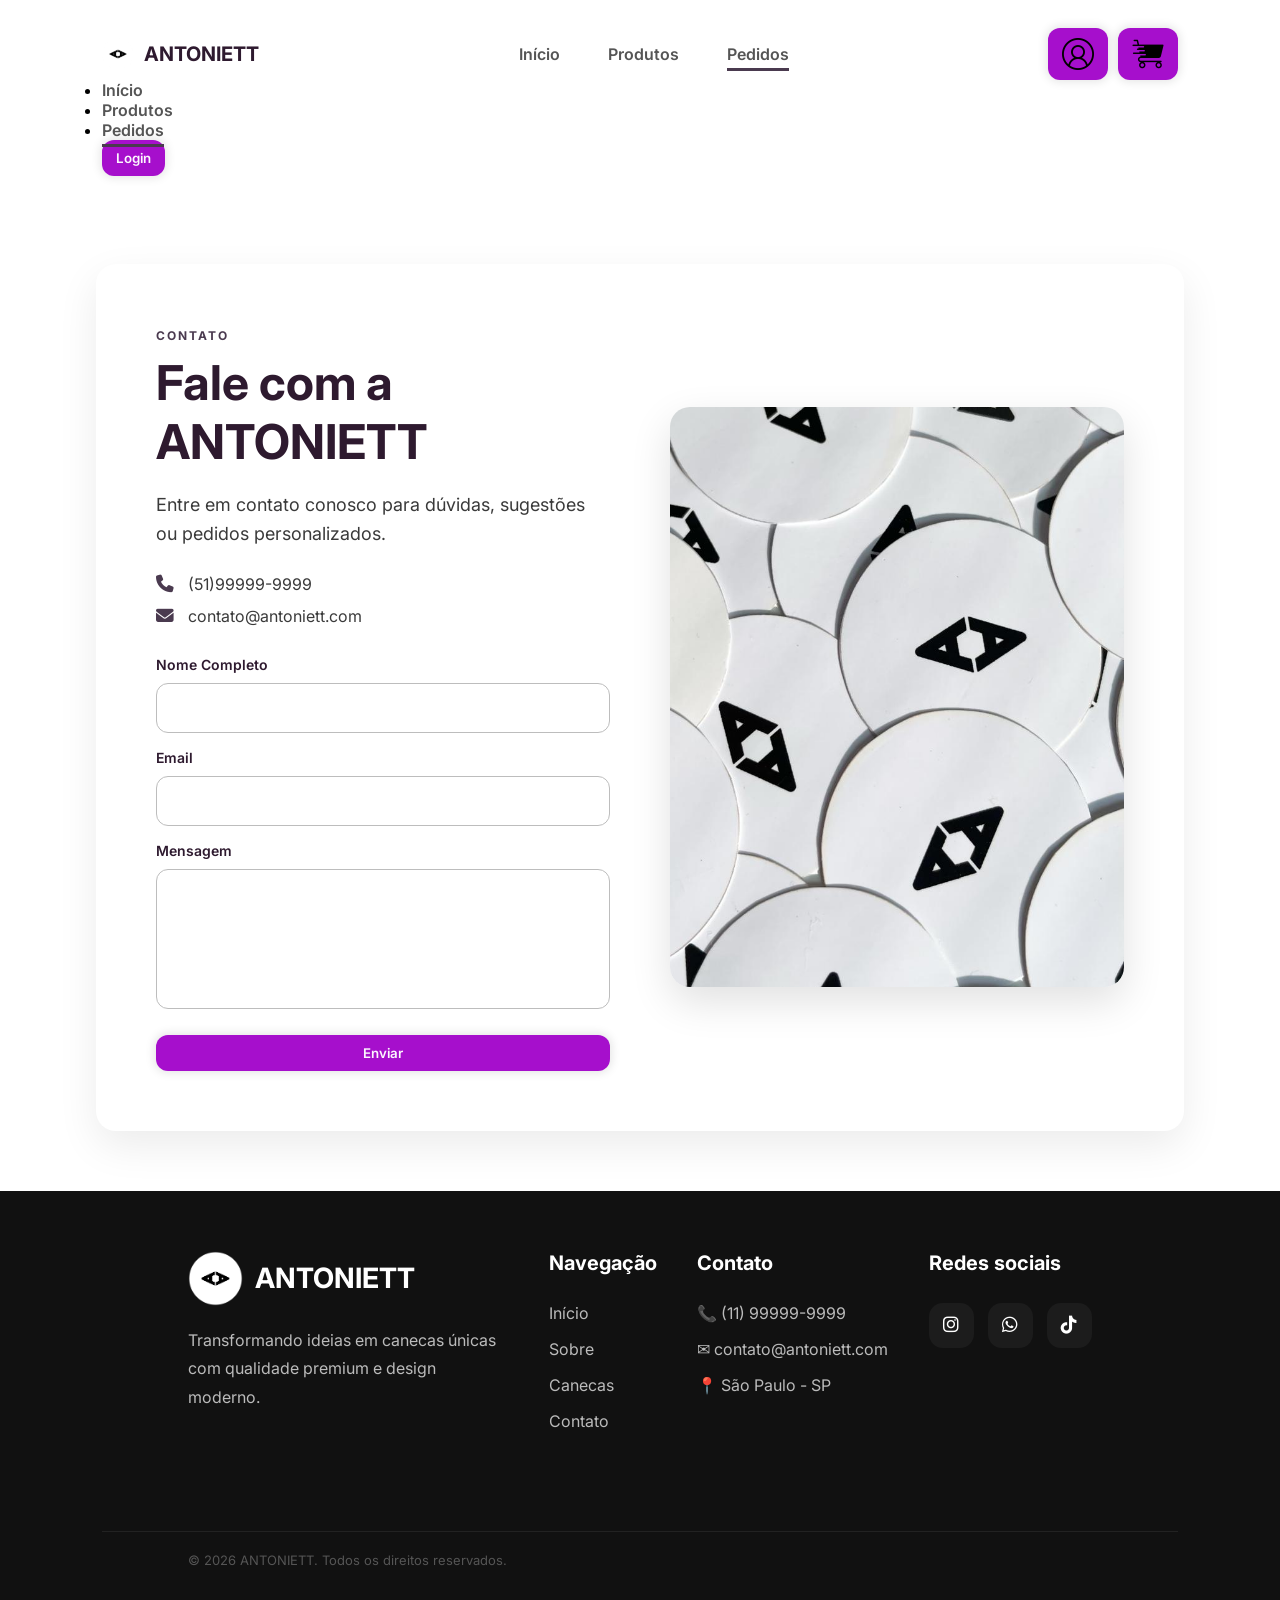
<file: pedidos.html>
<!doctype html>
<html lang="pt-br">
    <head>
        <meta charset="UTF-8" />
        <meta name="viewport" content="width=device-width, initial-scale=1.0" />
        <link rel="stylesheet" href="https://cdnjs.cloudflare.com/ajax/libs/font-awesome/6.5.1/css/all.min.css">
        <link rel="stylesheet" href="style/produtos.css">
        <link rel="stylesheet" href="style/pedidos.css">
        <link rel="stylesheet" href="style/header.css">
        <link rel="stylesheet" href="style/home.css">
        <link rel="stylesheet" href="style/style.css">

        <title>ANTONIETT</title>
    </head>
    <body>
        <header class="header_canecas">
            <nav id="navbar">
                <div class="logo-container">
                    <img class="logo_navbar" src="./src/img/logoantoniett_n-Photoroom.png" alt="" />
                    <span class="nome-marca">ANTONIETT</span>
                </div>

                <ul id="nav_list">
                    <li class="nav_item">
                        <a href="./index.html">Início</a>
                    </li>
                    <li class="nav_item">
                        <a href="./produtos.html">Produtos</a>
                    </li>
                    <li class="nav_item active">
                        <a href="./pedidos.html">Pedidos</a>
                    </li>
                </ul>

                <!-- Login e compras -->
                <div class="login">
                <button class="btn-default">
                    <img class="logo_navbar" src="./src/img/do-utilizador.png" alt="icon de login">
                </button>

                <button class="btn-default">
                    <img class="logo_navbar" src="./src/img/carrinho-de-compras.png" alt="imagem de um carrinho de compras">
                </button>

                <!-- Botão Menu Hamburguer -->
                <button id="mobile_btn" aria-label="Abrir menu" aria-controls="mobile_menu" aria-expanded="false">
                    <i class="fa-solid fa-bars"></i>
                </button>
                </div>
            </nav>

            <!-- Versão Hamburguer Mobile -->
            <div id="mobile_menu">
                <ul id="mobile_nav_list">
                    <li class="nav_item">
                        <a href="./index.html">Início</a>
                    </li>
                    <li class="nav_item">
                        <a href="./produtos.html">Produtos</a>
                    </li>
                    <li class="nav_item active">
                        <a href="./pedidos.html">Pedidos</a>
                    </li>
                </ul>

                <button class="btn-default">
                    Login
                </button>
            </div>
        </header>

    <main id="content">
        <section class="contact-container">
            <div class="contact-text">
                <span class="contact-tag">CONTATO</span>
                <h2>Fale com a ANTONIETT</h2>
                <p class="contact-description">
                    Entre em contato conosco para dúvidas, sugestões ou pedidos personalizados.
                </p>

                <div class="contact-info">
                    <p><i class="fa-solid fa-phone"></i> (51)99999-9999</p>
                    <p><i class="fa-solid fa-envelope"></i> contato@antoniett.com</p>
                </div>

                <form id="contact_form">
                    <label for="name">Nome Completo</label>
                    <input type="text" id="name" name="name" required>

                    <label for="email">Email</label>
                    <input type="email" id="email" name="email" required>

                    <label for="message">Mensagem</label>
                    <textarea id="message" name="message" required></textarea>

                    <button type="submit" class="btn-default">
                        Enviar
                    </button>
                </form>
            </div>

            <div class="contact-image">
                <img src="src/img/imagem_contato.jpg" alt="Imagem contato">
            </div>
        </section>
    </main>

        <!-- ================= FOOTER ================= -->
        <footer class="footer">
            <div class="footer-container">
                <div class="footer-brand">
                    <div class="footer-logo">
                        <img src="./src/img/logoantoniett_n-Photoroom.png" alt="" />

                        <h1>ANTONIETT</h1>
                    </div>

                    <p>Transformando ideias em canecas únicas com qualidade premium e design moderno.</p>
                </div>

                <div class="footer-links">
                    <h3>Navegação</h3>

                    <a href="./index.html">Início</a>
                    <a href="./sobre.html">Sobre</a>
                    <a href="./canecas.html">Canecas</a>
                    <a href="./contato.html">Contato</a>
                </div>

                <div class="footer-contact">
                    <h3>Contato</h3>

                    <p>📞 (11) 99999-9999</p>
                    <p>✉ contato@antoniett.com</p>
                    <p>📍 São Paulo - SP</p>
                </div>
                <div class="footer-social">
                    <h3>Redes sociais</h3>

                    <div class="social-icons">
                        <a href="#" aria-label="Instagram">
                            <i class="fa-brands fa-instagram"></i>
                        </a>

                        <a href="#" aria-label="WhatsApp">
                            <i class="fa-brands fa-whatsapp"></i>
                        </a>

                        <a href="#" aria-label="TikTok">
                            <i class="fa-brands fa-tiktok"></i>
                        </a>
                    </div>
                </div>
            </div>
            <div class="footer-bottom">
                <p>© 2026 ANTONIETT. Todos os direitos reservados.</p>
            </div>
        </footer>
        <script src="./javascript/script.js"></script>
    </body>
</html>
</file>
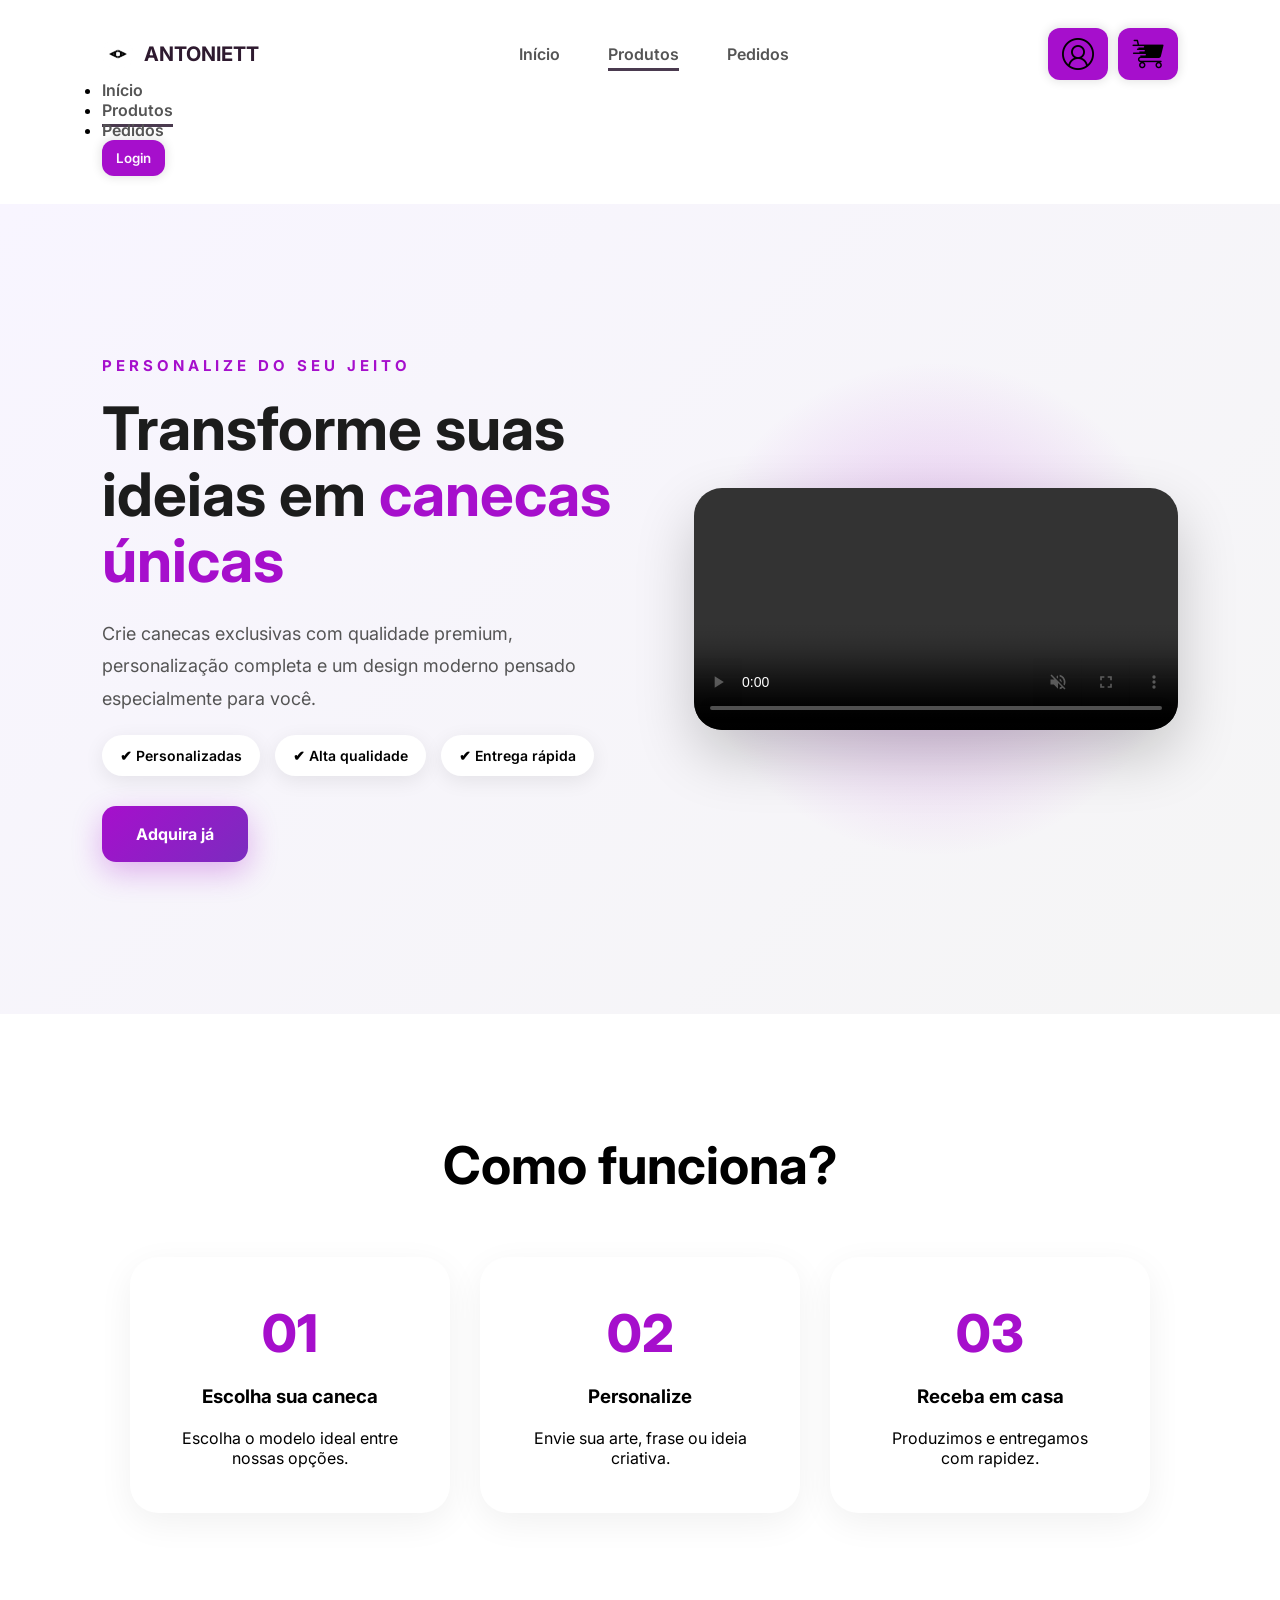
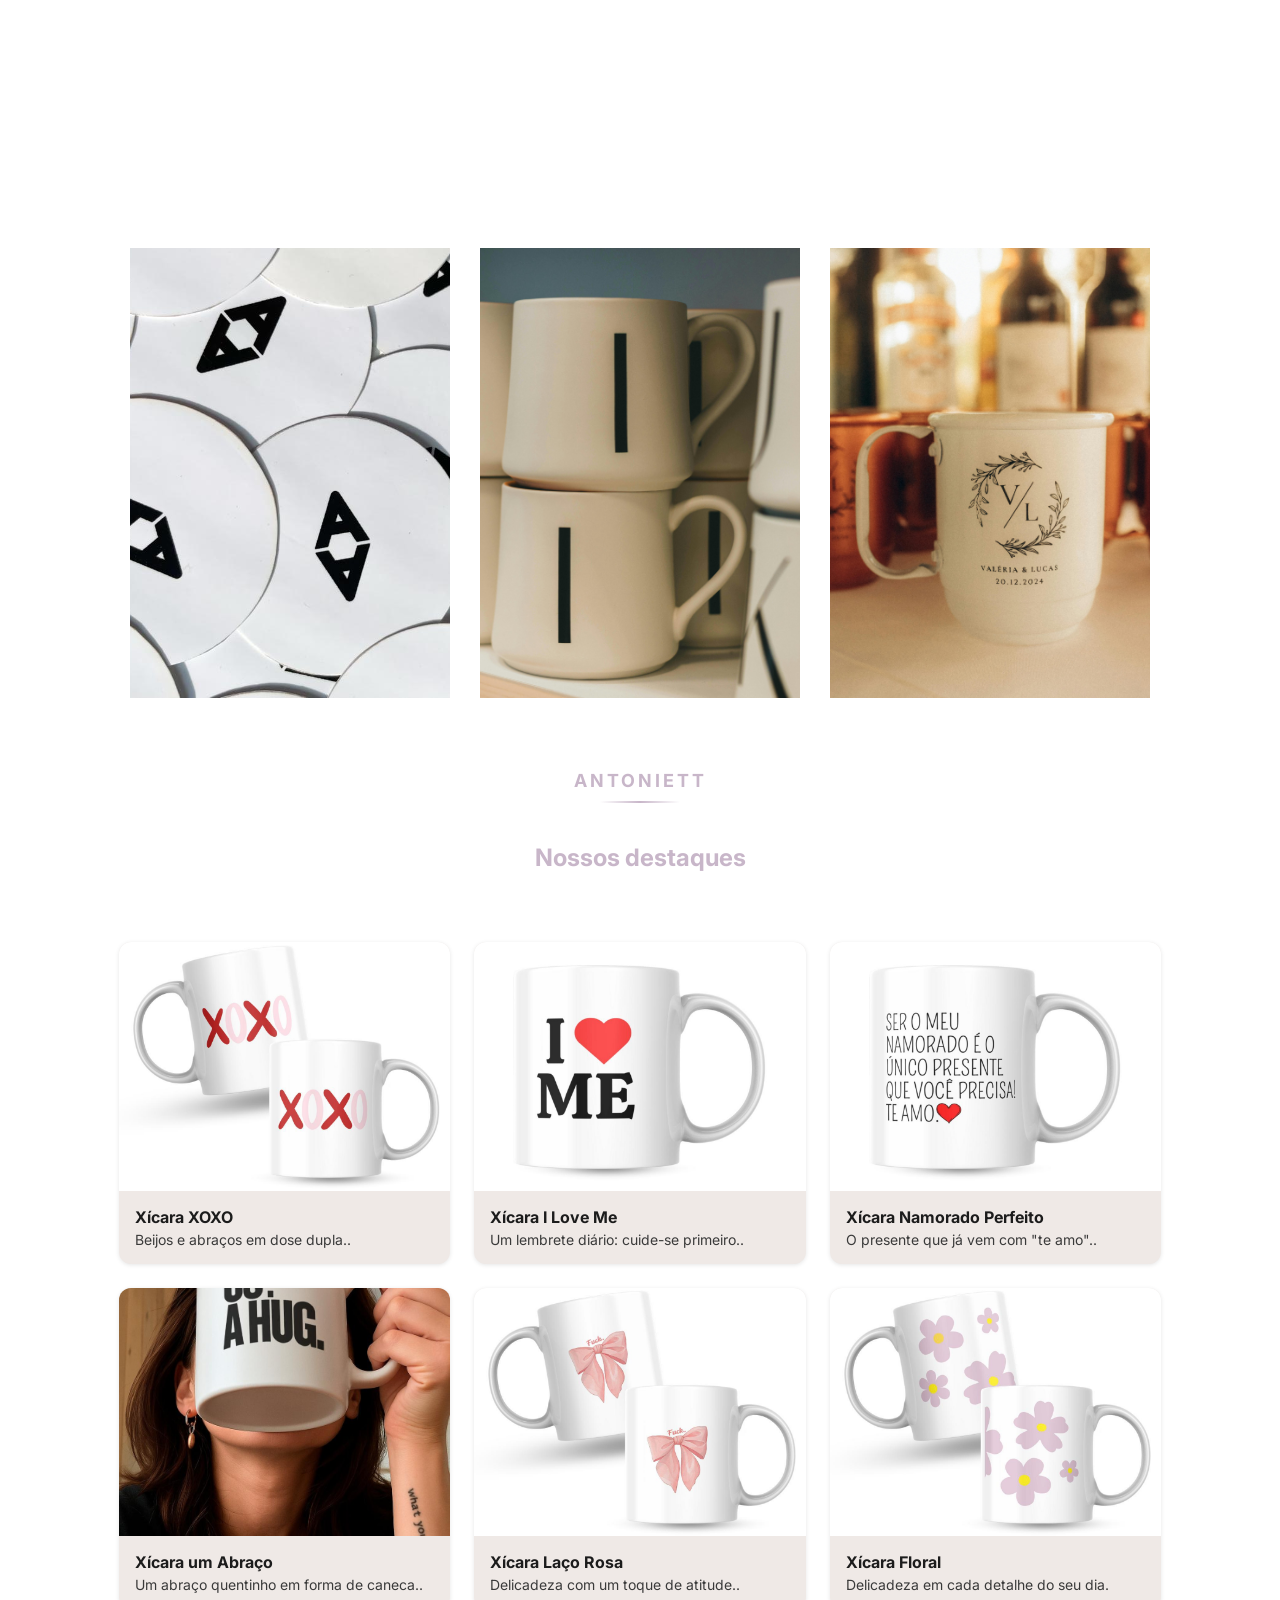
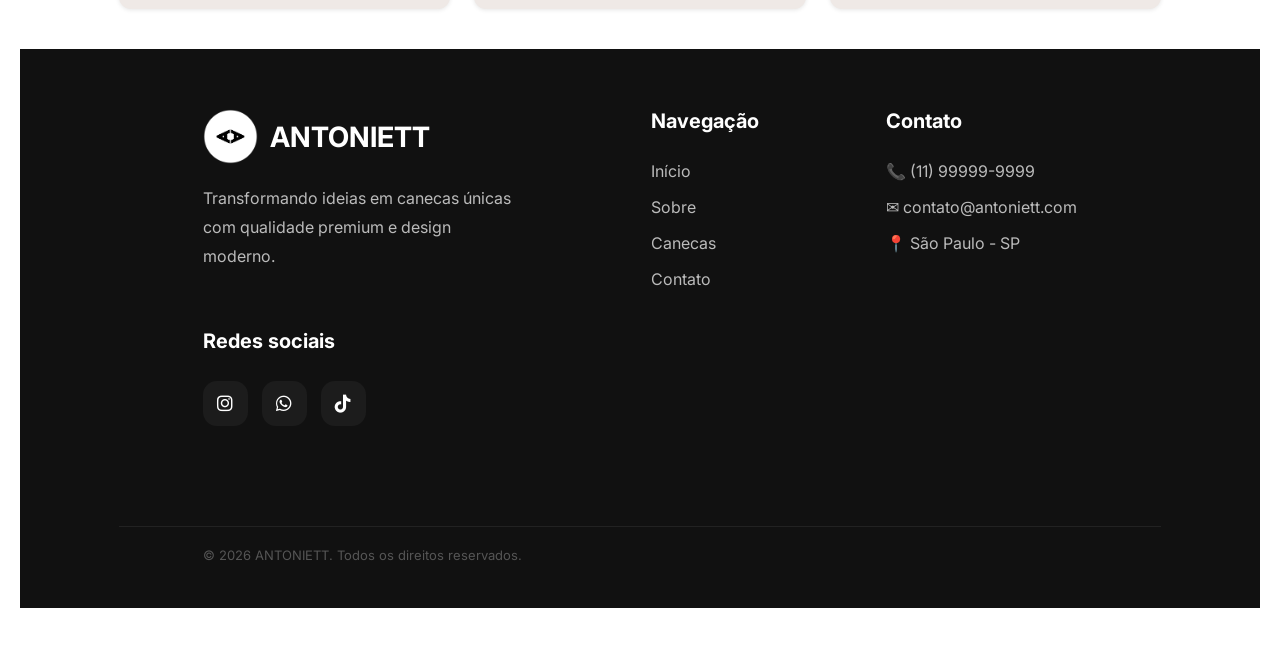
<file: produtos.html>
<!doctype html>
<html lang="pt-br">
    <head>
        <meta charset="UTF-8" />
        <meta name="viewport" content="width=device-width, initial-scale=1.0" />
        <link rel="stylesheet" href="https://cdnjs.cloudflare.com/ajax/libs/font-awesome/6.5.1/css/all.min.css">
        <link rel="stylesheet" href="style/produtos.css">
        <link rel="stylesheet" href="style/pedidos.css">
        <link rel="stylesheet" href="style/header.css">
        <link rel="stylesheet" href="style/home.css">
        <link rel="stylesheet" href="style/style.css">

        <title>ANTONIETT</title>
    </head>
    <body>
        <header class="header_canecas">
            <nav id="navbar">
                <div class="logo-container">
                    <img class="logo_navbar" src="./src/img/logoantoniett_n-Photoroom.png" alt="" />
                    <span class="nome-marca">ANTONIETT</span>
                </div>

                <ul id="nav_list">
                    <li class="nav_item">
                        <a href="./index.html">Início</a>
                    </li>
                    <li class="nav_item active">
                        <a href="./produtos.html">Produtos</a>
                    </li>
                    <li class="nav_item ">
                        <a href="./pedidos.html">Pedidos</a>
                    </li>
                </ul>


                <!-- Login e compras -->
                <div class="login">
                <button class="btn-default">
                    <img class="logo_navbar" src="./src/img/do-utilizador.png" alt="icon de login">
                </button>

                <button class="btn-default">
                    <img class="logo_navbar" src="./src/img/carrinho-de-compras.png" alt="imagem de um carrinho de compras">
                </button>

                <!-- Botão Menu Hamburguer -->
                <button id="mobile_btn" aria-label="Abrir menu" aria-controls="mobile_menu" aria-expanded="false">
                    <i class="fa-solid fa-bars"></i>
                </button>
                </div>
            </nav>

          <!-- Versão Hamburguer Mobile -->
            <div id="mobile_menu">
                <ul id="mobile_nav_list">
                    <li class="nav_item">
                        <a href="./index.html">Início</a>
                    </li>
                    <li class="nav_item active">
                        <a href="./produtos.html">Produtos</a>
                    </li>
                    <li class="nav_item">
                        <a href="./pedidos.html">Pedidos</a>
                    </li>
                </ul>

                <button class="btn-default">
                    Login
                </button>
            </div>
        </header>

    <section class="hero">
			<div class="text_apresentacao">
				<h4>PERSONALIZE DO SEU JEITO</h4>

				<h1>
					Transforme suas ideias em
					<span>canecas únicas</span>
				</h1>

				<p>
					Crie canecas exclusivas com qualidade premium, personalização completa e um design moderno
					pensado especialmente para você.
				</p>

				<div class="mini-info">
					<span>✔ Personalizadas</span>
					<span>✔ Alta qualidade</span>
					<span>✔ Entrega rápida</span>
				</div>

				<button class="btn-hero">Adquira já</button>
			</div>

			<div class="background-video">
				<div class="blur"></div>

				<video class="video_caneca" autoplay muted loop playsinline controls>
    				<source src="./src/img/8540516-hd_1920_1080_30fps.mp4" type="video/mp4">
				</video>
			</div>
		</section>

		<section class="como-funciona">
			<h1>Como funciona?</h1>

			<div class="passos">
				<div class="passo">
					<span>01</span>

					<h3>Escolha sua caneca</h3>

					<p>Escolha o modelo ideal entre nossas opções.</p>
				</div>

				<div class="passo">
					<span>02</span>

					<h3>Personalize</h3>

					<p>Envie sua arte, frase ou ideia criativa.</p>
				</div>

				<div class="passo">
					<span>03</span>

					<h3>Receba em casa</h3>

					<p>Produzimos e entregamos com rapidez.</p>
				</div>
			</div>
		</section>
		<section class="unidades">
			<div class="unidades_info">
				<h1 class="animar-texto">
					Transforme suas ideias em
					<span>canecas únicas</span>
				</h1>
			</div>
		</section>
        
		<section class="painel">
			<div class="images">
				<div class="img1">
					<img src="./src/img/img-principal_caneca.jpg" alt="" />
				</div>
				<div class="img2">
					<img src="./src/img/img2.jpg" alt="" />
				</div>
				<div class="img3">
					<img src="./src/img/img3.jpg" alt="" />
				</div>
			</div>
		</section>

		<main>
			<section class="section-carrossel">
				<div class="info_cardapio">
					<h1>ANTONIETT</h1>
					<h1>Nossos destaques</h1>
				</div>

		<section class="produtos-grid">
            <div class="card-produto">
                <img src="./src/img/caneca-1.jpg" alt="Xícara dias dos namorados" />
                    <div class="card-info">
                    <h3>Xícara XOXO</h3>
                    <p>Beijos e abraços em dose dupla..</p>
                </div>
            </div>

            <div class="card-produto">
                <img src="./src/img/caneca-2.jpg" alt="Xicara " />
                    <div class="card-info">
                    <h3>Xícara I Love Me</h3>
                    <p>Um lembrete diário: cuide-se primeiro..</p>
                    </div>
            </div>

            <div class="card-produto">
                <img src="./src/img/caneca-3.jpg" alt="Urso Abraço" />
                    <div class="card-info">
                    <h3>Xícara Namorado Perfeito</h3>
                    <p>O presente que já vem com "te amo"..</p>
                    </div>
            </div>

             <div class="card-produto">
                <img src="./src/img/caneca-4.jpg" alt="Urso Abraço" />
                    <div class="card-info">
                    <h3>Xícara um Abraço</h3>
                    <p>Um abraço quentinho em forma de caneca..</p>
                    </div>
            </div>

             <div class="card-produto">
                <img src="./src/img/caneca-5.jpg" alt="Urso Abraço" />
                    <div class="card-info">
                    <h3>Xícara Laço Rosa</h3>
                    <p>Delicadeza com um toque de atitude..</p>
                    </div>
            </div>

             <div class="card-produto">
                <img src="./src/img/caneca-6.jpg" alt="Urso Abraço" />
                    <div class="card-info">
                    <h3>Xícara Floral</h3>
                    <p>Delicadeza em cada detalhe do seu dia.</p>
                    </div>
            </div>

        </section>

        <!-- ================= FOOTER ================= -->
        <footer class="footer">
            <div class="footer-container">
                <div class="footer-brand">
                    <div class="footer-logo">
                        <img src="./src/img/logoantoniett_n-Photoroom.png" alt="" />

                        <h1>ANTONIETT</h1>
                    </div>

                    <p>Transformando ideias em canecas únicas com qualidade premium e design moderno.</p>
                </div>

                <div class="footer-links">
                    <h3>Navegação</h3>

                    <a href="./index.html">Início</a>
                    <a href="./sobre.html">Sobre</a>
                    <a href="./canecas.html">Canecas</a>
                    <a href="./contato.html">Contato</a>
                </div>

                <div class="footer-contact">
                    <h3>Contato</h3>

                    <p>📞 (11) 99999-9999</p>
                    <p>✉ contato@antoniett.com</p>
                    <p>📍 São Paulo - SP</p>
                </div>
                <div class="footer-social">
                    <h3>Redes sociais</h3>

                    <div class="social-icons">
                        <a href="#" aria-label="Instagram">
                            <i class="fa-brands fa-instagram"></i>
                        </a>

                        <a href="#" aria-label="WhatsApp">
                            <i class="fa-brands fa-whatsapp"></i>
                        </a>

                        <a href="#" aria-label="TikTok">
                            <i class="fa-brands fa-tiktok"></i>
                        </a>
                    </div>
                </div>
            </div>
            <div class="footer-bottom">
                <p>© 2026 ANTONIETT. Todos os direitos reservados.</p>
            </div>
        </footer>
        <script src="./javascript/script.js"></script>
        <script src="./javascript/canecas.js"></script>
    </body>
</html>
</file>
<file: style/produtos.css>
@import url('https://fonts.googleapis.com/css2?family=Bebas+Neue&family=Cabin:ital,wght@0,400..700;1,400..700&family=Inter:ital,opsz,wght@0,14..32,100..900;1,14..32,100..900&family=Montserrat:ital,wght@0,100..900;1,100..900&family=Special+Gothic+Condensed+One&family=Special+Gothic+Expanded+One&display=swap');
* {
    font-family: "Inter", sans-serif;
    font-optical-sizing: auto;
    font-weight: weight;
    font-style: normal;
    margin: 0;
    padding: 0;
    box-sizing: border-box;
}
html{
    scroll-snap-type:y mandatory;
    overflow-y:scroll;
}
body {
    background-color: #F5F5F5;
    overflow-x:hidden;  

}

/* HEADER */
.header_canecas {
    width: 100%;
    min-height: 15vh; /* min-height deixa o cabeçalho crescer quando o menu mobile abre */
    padding: 28px 8%; /* mantém padrão da sua amiga */
    background-size: cover;
  
}

/* NAVBAR */
#navbar {
    display: flex;
    align-items: center;
    justify-content: space-between;
}

/* LOGO */
.logo-container {
    display: flex;
    align-items: center;
    gap: 10px;
}

.logo_navbar {
    width: 10px;
}

.login{
    display: flex;
    align-items: center;
    gap: 10px;
}

.nome-marca {
    font-size: 20px;
    font-weight: bold;
}

.produtos-grid {
    display: grid;
    grid-template-columns: repeat(3, 1fr);
    gap: 24px;
    padding: 40px 8%;
}

.card-produto {
    background-color: var(--color-surface-secondary);
    border-radius: 12px;
    overflow: hidden;
    box-shadow: 0 1px 4px rgba(0, 0, 0, 0.1);
    transition: transform 0.2s ease;
}

.card-produto:hover {
    transform: translateY(-4px);
}

.card-produto img {
    width: 100%;
    aspect-ratio: 4 / 3;
    object-fit: cover;
    display: block;
}

.card-info {
    padding: 16px;
}

.card-info h3 {
    font-size: 16px;
    color: var(--color-text-primary);
    margin: 0 0 4px;
}

.card-info p {
    font-size: 14px;
    color: var(--color-text-secondary);
    margin: 0;
}

/* Responsivo */
@media screen and (max-width: 900px) {
    .produtos-grid {
        grid-template-columns: repeat(2, 1fr);
    }
}

@media screen and (max-width: 600px) {
    .produtos-grid {
        grid-template-columns: 1fr;
    }
}


/* ================= HERO ================= */

.hero {

    background-attachment:fixed;
    width: 100%;
    height: 90vh;

    display: flex;
    align-items: center;
    justify-content: space-between;

    padding: 0 8%;

    background: linear-gradient(
        135deg,
        #f8f5ff 0%,
        #f5f5f5 100%
    );

    overflow: hidden;
}

/* TEXTO */

.text_apresentacao {

    width: 50%;
}

.text_apresentacao h4 {

    color: #a60fcc;

    font-size: 15px;
    font-weight: 700;

    letter-spacing: 4px;

    margin-bottom: 20px;
}

.text_apresentacao h1 {

    font-size: 60px;

    line-height: 1.1;

    color: #1C1C1C;

    margin-bottom: 25px;
}

.text_apresentacao h1 span {

    color: #a60fcc;
}

.text_apresentacao p {

    font-size: 18px;

    line-height: 1.8;

    color: #555;

    max-width: 600px;

    margin-bottom: 20px;
}

/* MINI INFOS */

.mini-info {

    display: flex;
    gap: 15px;
    margin-bottom: 30px;
}

.mini-info span {

    background-color: white;

    padding: 12px 18px;

    border-radius: 999px;

    font-size: 14px;
    font-weight: 600;

    box-shadow:
    0 5px 20px rgba(0,0,0,0.08);
}

/* BOTÃO */

.btn-hero {

    border: none;

    padding: 18px 34px;

    border-radius: 14px;

    background: linear-gradient(
        135deg,
        #a60fcc,
        #7b2cbf
    );

    color: white;

    font-size: 16px;
    font-weight: 700;

    cursor: pointer;

    transition: 0.4s;

    box-shadow:
    0 10px 30px rgba(166,15,204,0.30);
}

.btn-hero:hover {

    transform: translateY(-5px);

    box-shadow:
    0 18px 40px rgba(166,15,204,0.40);
}

/* VIDEO */

.background-video {

    width: 45%;

    display: flex;
    justify-content: center;
    align-items: center;

    position: relative;
}

/* GLOW */

.blur {

    width: 500px;
    height: 500px;

    position: absolute;

    border-radius: 50%;

    background: radial-gradient(
        rgba(166,15,204,0.25),
        transparent 70%
    );

    z-index: 0;
}

/* VIDEO */

.video_caneca {

    width: 100%;
    max-width: 550px;
    border-radius: 28px;
    position: relative;
    z-index: 2;
    object-fit: cover;
    box-shadow:
    0 25px 60px rgba(0,0,0,0.20);
}

/* MENU */
#nav_list {
    display: flex;
    list-style: none;
    gap: 48px; /* mantém espaçamento original */
}

.nav_item a {
    text-decoration: none;
    color: #555;
    font-weight: 600;
    transition: 0.3s;
}

.nav_item a:hover {
    color: #4A3A4F;
}

/* ITEM ATIVO */
.nav_item.active a {
    border-bottom: 3px solid #4A3A4F;
    padding-bottom: 4px;
}

/* BOTÃO */
.btn-default {
    border: none;
    background-color: #C8B6C9;
    border-radius: 12px;
    padding: 10px 16px;
    font-weight: 600;
    cursor: pointer;
    transition: 0.3s;
}

.btn-default:hover {
    background-color: #b3a0b4;
}

/* MOBILE */
#mobile_btn {
    display: none;
    background: none;
    border: none;
    font-size: 1.5rem;
    cursor: pointer;
}

/* RESPONSIVO */
@media (max-width: 1170px) {

    #nav_list,
    #navbar .btn-default {
        display: none;
    }

    #mobile_btn {
        display: block;
    }
}
:root {
  /* 🎨 Base neutra */
  --color-bg-primary: #fffffff6;
  --color-bg-secondary: #E0E0E0;
  --color-bg-tertiary: #BDBDBD;

  /* 🖤 Tons principais */
  --color-text-primary: #1C1C1C;
  --color-text-secondary: #3A3A3A;

  /* 💜 Destaque da marca */
  --color-brand-primary: #2E1A2F;
  --color-brand-secondary: #4A3A4F;

  /* 🤍 Apoio / superfícies */
  --color-surface-primary: #D6D1CD;
  --color-surface-secondary: #EFE9E6;

  /* ✨ Detalhes */
  --color-accent-soft: #C8B6C9;

  /* 🧁 Estados (opcional, mas útil) */
  --color-hover: #4A3A4F;
  --color-active: #2E1A2F;
}

/*                             ESPAÇEAMENTO                                      */


section{
    padding: 28px 8%;
}


 /* Botão Peça aqui */

.btn-default {
    border: none;
    display: flex;
    align-items: center;
    justify-content: center;
    background-color: #C8B6C9;
    border-radius: 12px;
    padding: 10px 14px;
    font-weight: 600;
    box-shadow: 0px 0px 10px 2px rgba(0, 0, 0, 0.1);
    cursor: pointer;
    transition: background-color .3s ease;
}

.btn-default:hover {
    background-color:#fffffff6;
}

.social-media-buttons {
    display: flex;
    gap: 18px;
}

.social-media-buttons a {
    display:flex ;
    align-items: center;
    justify-content: center;
    width: 45px;
    height: 40px;
    background-color: #ffffffff;
    font-size: 1.25rem;
    border-radius: 10px;
    text-decoration: none;
    color: #1C1C1C;
    box-shadow: 0px 0px 12px 4px rgba(0, 0, 0, 0.1);
    transition: box-shadow .3s ease;
}

.social-media-buttons a:hover{
    box-shadow: 0px 0px 12px 8px rgba(0, 0, 0, 0.1);
}
.unidades{
    display: flex;
    justify-content: center;
    margin: 4vw;
}
.unidades h1 span{
    color: #a60fcc;
}
.animar-texto {
    opacity: 0;
    transform: translateX(-60px);
    filter: blur(8px);
    transition: all 1.5s ease;
}

.animar-texto.ativo {
    opacity: 1;
    transform: translateX(0);
    filter: blur(0);
}
.animar-texto span:nth-child(1) { animation-delay: 0.2s; }
.animar-texto span:nth-child(2) { animation-delay: 0.4s; }
.animar-texto span:nth-child(3) { animation-delay: 0.6s; }

@keyframes subir {
    to {
        opacity: 1;
        transform: translateY(0);
    }
}
.como-funciona{

    padding:120px 8%;

    text-align:center;
}

.como-funciona h1{

    font-size:52px;

    margin-bottom:60px;
}

.passos{

    display:flex;
    justify-content:center;

    gap:30px;
}

.passo{

    width:320px;

    background:white;

    padding:45px;

    border-radius:28px;

    box-shadow:
    0 10px 35px rgba(0,0,0,0.06);

    transition:0.4s;
}

.passo:hover{

    transform:
    translateY(-10px);
}

.passo span{

    font-size:52px;

    color:#a60fcc;

    font-weight:800;
}

.passo h3{

    margin:20px 0;
}

/* CARROSSEL */
.section-carrossel {
    display: flex;
    flex-direction: column;
    justify-content: center;
    align-items: center;
    padding: 40px 20px;
    position: relative;
}

/* WRAPPER CENTRAL */
.container-wrapper {
    width: 100%;
    display: flex;
    justify-content: center;

}

/* CARROSSEL */
.container-carrossel {
    display: flex;
    gap: 30px;
    overflow: hidden;
}

/* CASO USE OUTRA DIV DE CARDS */
.container-cards {
    display: flex;
    gap: 20px;
    justify-content: center;
}

/* TEXTOS */
.info_cardapio {
    display: flex;
    align-items: center;
    flex-direction: column;
    margin-bottom: 30px;
    color: #C8B6C9;
    text-align: center;
}

.info_cardapio h1:first-child {
    position: relative;
    margin-bottom: 40px;
    font-size: 18px;
    letter-spacing: 3px;
}

/* LINHA DECORATIVA */
.info_cardapio h1:first-child::after {
    content: '';
    display: block;
    width: 80px;
    height: 2px;
    background: linear-gradient(to right, transparent, #C8B6C9, transparent);
    margin: 10px auto 0;
}

/* CARDS */
.card {
    background-color: #fff;
    color: gray;
    padding: 0px 20px;
    width: 340px;
    height: 506px;
    display: flex;
    flex-direction: column;
    justify-content: space-between;
    box-shadow: 0 4px 20px rgba(0, 0, 0, 0.08);
}
.card {
    opacity: 0;
    transform: translateY(30px);
    animation: aparecer 0.9s ease forwards;
}

@keyframes aparecer {
    to {
        opacity: 1;
        transform: translateY(0);
    }
}
.card h3 {
    min-height: 50px;
    font-size: 25px;
    display: flex;
    padding: 30px;
    justify-content: center;
}

.card p {
    min-height: 60px;
}
.img-box {
    height: 350px;
    display: flex;
    align-items: flex-end;
    justify-content: center;
    overflow: hidden;
}

.img-box img {
    height: 100%;
    object-fit: contain;
    transition: 0.9s;
}

.img-box img:hover {
    transform: scale(1.1);
}
/* BOTÃO */
/* .card button {
    margin-top: auto;
    padding: 8px;
    border: none;
    background: #C8B6C9;
    color: #fff;
    cursor: pointer;
    border-radius: 5px;
} */

/* CONTROLES (SETAS) */
.controles {
    position: absolute;
    right: 10%;
    top: 20%;
    transform: translateY(-50%);
    display: flex;
    gap: 10px;
    z-index: 10;
}

.controles button {
    width: 50px;
    height: 50px;
    background-color: transparent;
    color: #a60fcc;
    border-radius: 50%;
    border: 1px solid #C8B6C9;
    transition: 0.3s;
    cursor: pointer;
}

.controles button:hover {
    background-color: rgb(118, 19, 138);
    color: #fff;
}
.images{
    width:100%;
    display: flex;
    justify-content: center;
}
.images img{
    width: 25vw;
    height: 50vh;
    margin: 0 15px;
    object-fit: cover;
    transition: 0.9s;
}
.images img:hover{
    transform: scale(1.1);
} 
/* ================= FOOTER ================= */

.footer{

    background:#111;

    color:white;

    padding-top:80px;

    margin-top:120px;
}

/* CONTAINER */

.footer-container{

    width:100%;

    display:flex;
    justify-content:space-between;

    gap:60px;

    padding:0 8% 60px 8%;
}

/* BRAND */

.footer-brand{

    width:320px;
}

.footer-logo{

    display:flex;
    align-items:center;

    gap:12px;

    margin-bottom:20px;
}

.footer-logo img{

    width:55px;
}

.footer-logo h1{

    font-size:28px;
}

.footer-brand p{

    color:#bbb;

    line-height:1.8;
}

/* LINKS */

.footer-links,
.footer-contact,
.footer-social{

    display:flex;
    flex-direction:column;

    gap:16px;
}

.footer-links h3,
.footer-contact h3,
.footer-social h3{

    margin-bottom:12px;

    font-size:20px;
}

.footer-links a{

    text-decoration:none;

    color:#bbb;

    transition:0.3s;
}

.footer-links a:hover{

    color:#a60fcc;
}

/* CONTATO */

.footer-contact p{

    color:#bbb;
}

/* SOCIAL */

.social-icons{

    display:flex;

    gap:14px;
}

.social-icons a{

    width:45px;
    height:45px;

    display:flex;
    align-items:center;
    justify-content:center;

    border-radius:14px;

    background:#1c1c1c;

    color:white;

    font-size:18px;

    text-decoration:none;

    transition:0.4s;
}

.social-icons a:hover{

    background:#a60fcc;

    transform:translateY(-5px);
}

/* FOOTER BOTTOM */

.footer-bottom{

    width:100%;

    border-top:1px solid rgba(255,255,255,0.08);

    padding:25px 8%;

    text-align:center;
}

.footer-bottom p{

    color:#888;
}
</file>
<file: style/pedidos.css>
/* ================= ESTRUTURA GERAL DA PÁGINA CONTATO ================= */

#content {
    background-color: var(--color-bg-primary, #F5F5F5);
    min-height: calc(100vh - 100px);
    display: flex;
    align-items: center;
    justify-content: center;
    width: 100%;
}

/* CONTAINER PRINCIPAL DO FORMULÁRIO */
.contact-container {
    width: 85%;
    max-width: 1200px;
    margin: 60px auto;
    background-color: #ffffff;
    border-radius: 20px;
    padding: 60px;
    display: flex;
    align-items: center;
    justify-content: space-between;
    gap: 60px;
    box-shadow: 0px 15px 40px rgba(0, 0, 0, 0.08);
}

/* SEÇÃO DE TEXTOS */
.contact-text {
    flex: 1;
}

.contact-tag {
    font-size: 12px;
    letter-spacing: 2px;
    color: var(--color-brand-secondary, #4A3A4F);
    margin-bottom: 10px;
    display: inline-block;
    font-weight: bold;
}

.contact-text h2 {
    font-size: 48px;
    color: var(--color-brand-primary, #2E1A2F);
    margin-bottom: 20px;
}

.contact-description {
    font-size: 18px;
    color: var(--color-text-secondary, #3A3A3A);
    margin-bottom: 25px;
    line-height: 1.6;
}

/* SEÇÃO DE INFORMAÇÕES (TELEFONE/EMAIL) */
.contact-info {
    margin-bottom: 30px;
}

.contact-info p {
    display: flex;
    align-items: center;
    gap: 12px;
    margin-bottom: 12px;
    font-size: 16px;
    color: var(--color-text-secondary, #3A3A3A);
}

.contact-info p i {
    color: var(--color-brand-secondary, #4A3A4F);
    font-size: 1.1rem;
    width: 20px;
}

/* FORMULÁRIO DE INPUTS */
#contact_form {
    display: flex;
    flex-direction: column;
    gap: 16px;
    width: 100%;
    max-width: 480px;
}

#contact_form label {
    font-size: 14px;
    font-weight: 600;
    color: var(--color-brand-primary, #2E1A2F);
    margin-bottom: -6px;
}

#contact_form input,
#contact_form textarea {
    width: 100%;
    padding: 14px;
    border-radius: 12px;
    border: 1px solid var(--color-bg-tertiary, #BDBDBD);
    background-color: #ffffff;
    outline: none;
    font-size: 16px;
    color: var(--color-text-primary, #1C1C1C);
    transition: border-color 0.3s, box-shadow 0.3s;
}

#contact_form input:focus,
#contact_form textarea:focus {
    border-color: var(--color-brand-secondary, #4A3A4F);
    box-shadow: 0px 0px 8px rgba(74, 58, 79, 0.15);
}

#contact_form textarea {
    resize: none;
    height: 140px;
}

#contact_form .btn-default {
    width: 100%;
    margin-top: 10px;
}

/* IMAGEM LATERAL */
.contact-image {
    flex: 1;
    display: flex;
    justify-content: center;
}

.contact-image img {
    width: 100%;
    max-height: 580px;
    object-fit: cover;
    border-radius: 20px;
    display: block;
    box-shadow: 0px 15px 40px rgba(0, 0, 0, 0.12);
}

/* ================= FOOTER ESCURO INTEGRADO ================= */
.footer {
    background-color: #111111;
    color: #ffffff;
    padding: 60px 8% 20px;
    width: 100%;
    margin-top: auto;
}

.footer-container {
    display: flex;
    justify-content: space-between;
    flex-wrap: wrap;
    gap: 40px;
    max-width: 1200px;
    margin: 0 auto;
}

.footer-section {
    flex: 1;
    min-width: 220px;
}

.footer-section h3 {
    font-size: 18px;
    font-weight: 700;
    margin-bottom: 20px;
    color: #ffffff;
    letter-spacing: 0.5px;
}

.footer-section p, 
.footer-section a {
    font-size: 15px;
    color: #b3b3b3;
    text-decoration: none;
    line-height: 1.8;
    display: block;
    margin-bottom: 8px;
}

.footer-section ul {
    list-style: none;
}

.footer-section ul li a:hover, 
.footer-section a:hover {
    color: var(--color-accent-soft, #C8B6C9);
}

.footer-section p i {
    margin-right: 8px;
    color: var(--color-accent-soft, #C8B6C9);
}

.footer-instagram-link {
    text-decoration: none;
}

.footer-bottom {
    text-align: left;
    max-width: 1200px;
    margin: 40px auto 0;
    padding-top: 20px;
    border-top: 1px solid #222222;
}

.footer-bottom p {
    font-size: 13px;
    color: #555555;
}

/* RESPONSIVIDADE (MEDIA QUERIES) */
@media screen and (max-width: 900px) {
    .contact-container {
        flex-direction: column;
        padding: 40px 20px;
        margin: 30px auto;
        width: 90%;
    }

    .contact-text h2 {
        font-size: 32px;
    }

    .contact-text, #contact_form {
        width: 100%;
        max-width: 100%;
    }

    .contact-info p {
        justify-content: center;
    }

    .contact-image img {
        max-height: 350px;
    }

    .footer-container {
        flex-direction: column;
        gap: 30px;
    }
}
</file>
<file: style/header.css>
:root {
  /* 🎨 Base neutra */
  --color-bg-primary: #F5F5F5;
  --color-bg-secondary: #E0E0E0;
  --color-bg-tertiary: #BDBDBD;

  /* 🖤 Tons principais */
  --color-text-primary: #1C1C1C;
  --color-text-secondary: #3A3A3A;

  /* 💜 Destaque da marca */
  --color-brand-primary: #2E1A2F;
  --color-brand-secondary: #4A3A4F;

  /* 🤍 Apoio / superfícies */
  --color-surface-primary: #D6D1CD;
  --color-surface-secondary: #EFE9E6;

  /* ✨ Detalhes */
  --color-accent-soft: #C8B6C9;

  /* 🧁 Estados (opcional, mas útil) */
  --color-hover: #4A3A4F;
  --color-active: #2E1A2F;
}


header {
    width: 100%;
    padding: 28px 8%;
    background-color: #fffffff6;
    position: relative;
    z-index: 999;
}

#navbar {
    width: 100%;
    display: flex;
    align-items: center;
    justify-content: space-between;
    gap: 8px;
}

/* CONTAINER DA LOGO (Alinha horizontalmente a imagem com o texto) */
.logo-container {
    display: flex;
    align-items: center;
    gap: 10px;
}

/* AJUSTE DO TAMANHO DA IMAGEM DA LOGO */
.logo_navbar {
    width: 32px !important;    /* Força o tamanho compacto idêntico ao da Home */
    height: 32px !important;   /* Mantém a proporção quadrada do ícone */
    object-fit: contain;
}

/* ESTILO DO TEXTO DA MARCA */
.nome-marca {
    font-size: 20px;
    font-weight: bold;
    color: #2E1A2F;
}

#nav_logo {
    font-size: 20px;
    align-items: center;
    color: #2E1A2F;
}

/* ---------- BOTÕES DE ABRIR (☰) E FECHAR (X) O MENU ---------- */
#botao_menu,
#fechar_menu {
    border: none;
    background-color: transparent;
    font-size: 1.5rem;
    color: var(--color-brand-primary);
    cursor: pointer;
    padding: 6px;
}

/* ---------- FUNDO ESCURO ATRÁS DO MENU ---------- */
#fundo_menu {
    position: fixed;      /* fica parado na tela, mesmo rolando a página */
    inset: 0;             /* cobre a tela inteira (top, right, bottom e left = 0) */
    background-color: rgba(28, 28, 28, 0.45); /* preto com 45% de opacidade */
    z-index: 1000;        /* fica na frente da página (o header usa 999) */

    /* Começa invisível */
    opacity: 0;
    visibility: hidden;
    transition: opacity 0.3s, visibility 0.3s;
}

/* ---------- MENU LATERAL ---------- */
#menu_lateral {
    position: fixed;
    top: 0;
    left: 0;
    width: 300px;
    max-width: 85%;       /* no celular, não cobre a tela toda */
    height: 100%;
    z-index: 1001;        /* fica na frente do fundo escuro */
    background-color: var(--color-surface-secondary);
    box-shadow: 4px 0 24px rgba(0, 0, 0, 0.15);
    padding: 24px;

    /* Organiza o conteúdo em coluna: topo, lista e botão Sair */
    display: flex;
    flex-direction: column;
    gap: 24px;

    /* Começa escondido: empurrado 100% da própria largura para a esquerda */
    transform: translateX(-100%);
    visibility: hidden;   /* além de sumir, impede que o Tab do teclado entre no menu fechado */
    transition: transform 0.3s ease, visibility 0.3s;
}

/* ---------- MENU ABERTO ---------- */
/* Quando o JavaScript coloca a classe "menu_aberto" no <body>, o menu e o fundo aparecem */
body.menu_aberto #menu_lateral {
    transform: translateX(0); /* volta para a posição normal, dentro da tela */
    visibility: visible;
}

body.menu_aberto #fundo_menu {
    opacity: 1;
    visibility: visible;
}

/* Com o menu aberto, a página de trás não rola */
body.menu_aberto {
    overflow: hidden;
}

/* ---------- CONTEÚDO DO MENU ---------- */
.menu_topo {
    display: flex;
    align-items: center;
    justify-content: space-between; /* saudação na esquerda, X na direita */
}

.menu_saudacao {
    font-size: 18px;
    font-weight: bold;
    color: var(--color-brand-primary);
}

.menu_lista {
    list-style: none; /* tira as bolinhas da lista */
    margin: 0;
    padding: 0;
    display: flex;
    flex-direction: column;
    gap: 4px;
}

.menu_item a {
    display: block;   /* o link ocupa a linha inteira, fica mais fácil de clicar */
    padding: 12px 14px;
    border-radius: 10px;
    text-decoration: none;
    color: var(--color-text-secondary);
    font-weight: 600;
    font-size: 17px;
}

.menu_item a:hover {
    background-color: var(--color-surface-primary);
}

/* Página atual: fundo escuro e texto branco */
.menu_item.ativo a {
    background-color: var(--color-brand-primary);
    color: #fff;
}

/* ---------- BOTÃO SAIR ---------- */
.menu_sair {
    margin-top: auto; /* empurra o botão para o fim do menu */
}

.menu_sair button {
    width: 100%;
    display: flex;
    align-items: center;
    justify-content: center;
    gap: 10px;
    padding: 12px;
    font: inherit;    /* usa a mesma fonte do resto da página */
    font-weight: 600;
    color: var(--color-brand-primary);
    background-color: transparent;
    border: 2px solid var(--color-brand-primary);
    border-radius: 10px;
    cursor: pointer;
}

.menu_sair button:hover {
    background-color: var(--color-brand-primary);
    color: #fff;
}

/* Contorno visível para quem navega pelo teclado (Tab) */
#menu_lateral a:focus-visible,
#menu_lateral button:focus-visible,
#botao_menu:focus-visible {
    outline: 3px solid var(--color-accent-soft);
    outline-offset: 2px;
}

/* Para quem desativou animações no sistema: o menu aparece sem deslizar */
@media (prefers-reduced-motion: reduce) {
    #menu_lateral,
    #fundo_menu {
        transition: none;
    }
}
</file>
<file: style/home.css>
#home{
    display: flex;
    min-height:  calc(100vh - 50px);
    display: flex;
    justify-content: space-between;
}

#navbar {
    display: flex;
    align-items: center;
    justify-content: space-between;
}

.logo-container {
    display: flex;
    align-items: center;
    gap: 10px;
}

.nome-marca {
    font-size: 20px;
    font-weight: bold;
}

.logo_navbar{
    width: 50px;
}

#cta{
    width: 35%;
    display: flex;
    flex-direction: column;
    gap: 28px;
}

#cta .title{
    font-size: 4rem;
    color: #1C1C1C;
}

#cta .title span{
    color: #a60fcc;
}

#cta .description{
    font-size: 1.2rem;
}

#cta_buttons {
    display: flex;
    gap: 24px;
}

#cta_buttons a {
    text-decoration: none;
    color: #1C1C1C;
}

#phone_button {
    display: flex;
    gap: 8px;
    align-items: center;
    background-color: #fffffff6;
    padding: 8px 14px;
    font-weight: 500;
    box-shadow: 0px 0px 12px 4px rgba(0, 0, 0, 0.1);
    border-radius: 12px;
}

.Caneca {
    margin-top: -80px;
    width: 650px;
    height: 650px;
}

.social-media-buttons{
    color: #a60fcc;
}
</file>
<file: style/style.css>
@import url('https://fonts.googleapis.com/css2?family=Bebas+Neue&family=Cabin:ital,wght@0,400..700;1,400..700&family=Inter:ital,opsz,wght@0,14..32,100..900;1,14..32,100..900&family=Montserrat:ital,wght@0,100..900;1,100..900&family=Special+Gothic+Condensed+One&family=Special+Gothic+Expanded+One&display=swap');

:root {
  /* 🎨 Base neutra */
  --color-bg-primary: #fffffff6;
  --color-bg-secondary: #E0E0E0;
  --color-bg-tertiary: #BDBDBD;

  /* 🖤 Tons principais */
  --color-text-primary: #1C1C1C;
  --color-text-secondary: #3A3A3A;

  /* 💜 Destaque da marca */
  --color-brand-primary: #2E1A2F;
  --color-brand-secondary: #4A3A4F;

  /* 🤍 Apoio / superfícies */
  --color-surface-primary: #D6D1CD;
  --color-surface-secondary: #EFE9E6;

  /* ✨ Detalhes */
  --color-accent-soft: #C8B6C9;

  /* 🧁 Estados (opcional, mas útil) */
  --color-hover: #4A3A4F;
  --color-active: #2E1A2F;
}

/*                             ESPAÇEAMENTO                                      */

* {
    font-family: "Inter", sans-serif;
    font-optical-sizing: auto;
    font-weight: weight;
    font-style: normal;
    margin: 0;
    padding: 0;
    box-sizing: border-box;
}


body {
    background-color: #fffffff6;

}

section{
    padding: 28px 8%;
}


 /* Botão Peça aqui */

.btn-default {
    border: none;
    display: flex;
    align-items: center;
    justify-content: center;
    background-color: #a60fcc;
    color: #fffffff6;
    border-radius: 12px;
    padding: 10px 14px;
    font-weight: 600;
    box-shadow: 0px 0px 10px 2px rgba(0, 0, 0, 0.1);
    cursor: pointer;
    transition: background-color .3s ease;
}

.btn-default:hover {
    background-color:#fffffff6;
    color: #a60fcc;
}

.social-media-buttons {
    display: flex;
    gap: 18px;
}

.social-media-buttons a {
    display:flex ;
    align-items: center;
    justify-content: center;
    width: 45px;
    height: 40px;
    background-color: #ffffffff;
    font-size: 1.25rem;
    border-radius: 10px;
    text-decoration: none;
    color: #1C1C1C;
    box-shadow: 0px 0px 12px 4px rgba(0, 0, 0, 0.1);
    transition: box-shadow .3s ease;
}

.social-media-buttons a:hover{
    box-shadow: 0px 0px 12px 8px rgba(0, 0, 0, 0.1);
}
</file>
